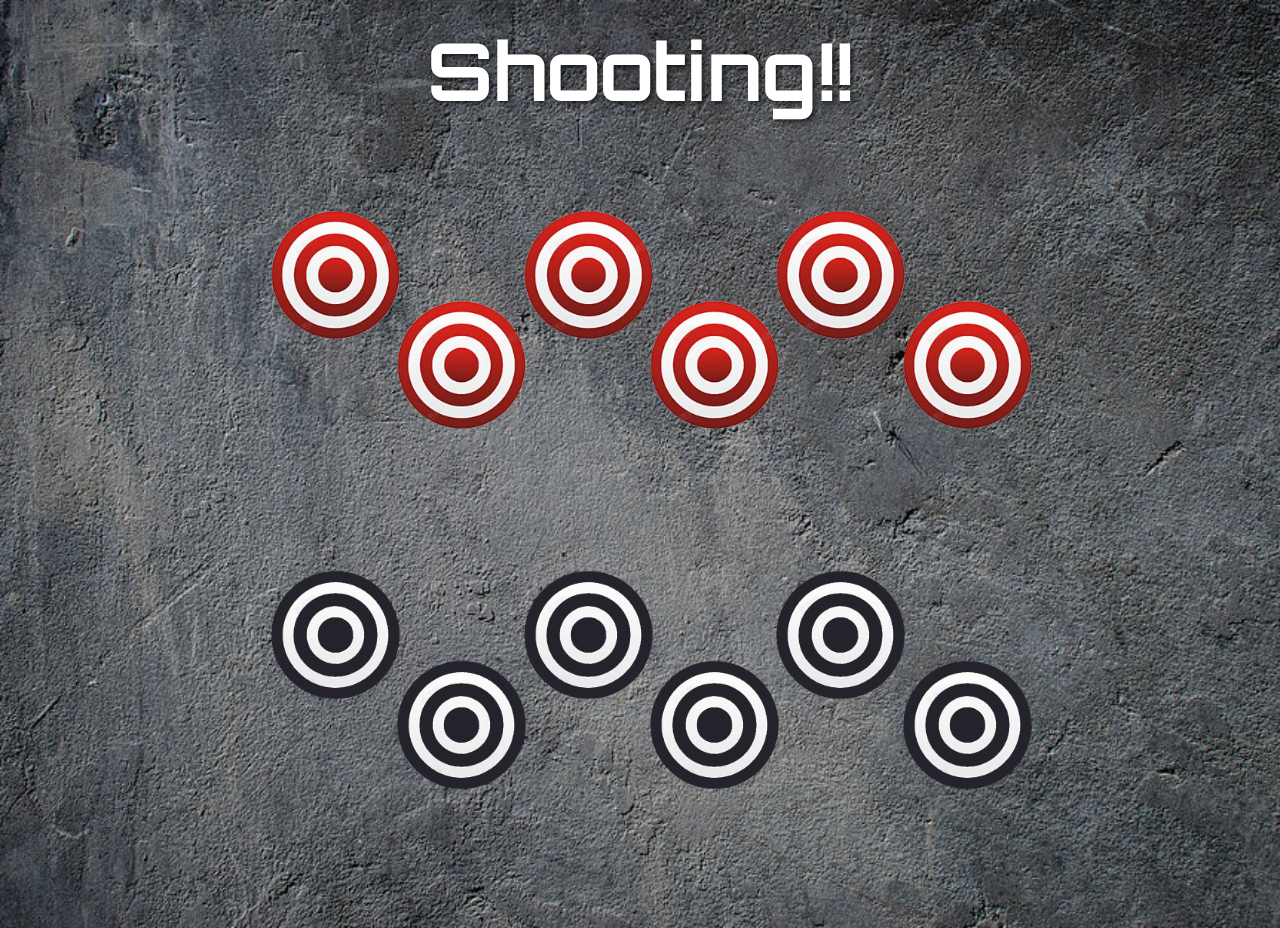
<file: index.html>
<!DOCTYPE html>
<html lang="en">
<head>
    <meta charset="UTF-8">
    <meta name="viewport" content="width=device-width, initial-scale=1.0">
    <title>Document</title>
    <link rel="stylesheet" href="style.css">
    <link href="https://fonts.googleapis.com/css2?family=Orbitron:wght@600&display=swap" rel="stylesheet">
</head>
<body class="body">
    <div class="container1">
        <h1>Shooting!!</h1>
        <div class="target1" onclick="rewardClick1()"><img src="images/target.png" alt="target1"></div>
        <div class="target2" onclick="rewardClick2()"><img src="images/target.png" alt="target2"></div>
        <div class="target3" onclick="rewardClick3()"><img src="images/target.png" alt="target3"></div>
        <div class="target4" onclick="rewardClick4()"><img src="images/target.png" alt="target4"></div>
        <div class="target5" onclick="rewardClick5()"><img src="images/target.png" alt="target5"></div>
        <div class="target6" onclick="rewardClick6()"><img src="images/target.png" alt="target6"></div>
        <div class="target7" onclick="rewardClick7()"><img src="images/targetoff.png" alt="target7"></div>
        <div class="target8" onclick="rewardClick8()"><img src="images/targetoff.png" alt="target8"></div>
        <div class="target9" onclick="rewardClick9()"><img src="images/targetoff.png" alt="target9"></div>
        <div class="target10" onclick="rewardClick10()"><img src="images/targetoff.png" alt="target10"></div>
        <div class="target11" onclick="rewardClick11()"><img src="images/targetoff.png" alt="target11"></div>
        <div class="target12" onclick="rewardClick12()"><img src="images/targetoff.png" alt="target12"></div>
        <!-- Added 12 targets -->
        <div id="goalText">Target!!!</div>
        <!-- Add GOAL text after hitting the target -->
        <audio src="sound/rewardsound.MP3" id="rewardsound"></audio>
        <!-- Added sound effects after hitting the target -->
    </div>
    <script>
            let bgmStarted = false;
        addEventListener("click", function(event){
            const sound = new Audio("sound/gunsound.mp3");
            sound.play();
            // Added shooting sound effects 
            if (bgmStarted == false) {
                const bgm = new Audio("sound/bgm.mp3");
                bgm.play();
                bgm.volume = 0.4;
                bgmStarted = true;
            }
            // Add background music (get idea from google)
        document.body.style.cursor = "url('images/cursorFire.png'), auto";
        setTimeout(() => {
        document.body.style.cursor = "url('images/cursor.png'), auto";
        }, 300)
        })
        // Change mouse style after shooting (get idea from chatGPT)

        function rewardClick1(){
            document.getElementById("goalText").style.display = "block";
            document.getElementById("rewardsound").play();
            setTimeout(() => {
                window.location.href="week1.html";
                document.getElementById("goalText").style.display = "none";
            }, 3000)
        }
        // After shooting, a special sound effect is triggered and the page jumps (the first three targets) (get idea from chatGPT)
        function rewardClick2(){
            document.getElementById("goalText").style.display = "block";
            document.getElementById("rewardsound").play();
            setTimeout(() => {
                window.location.href="week2.html";
                document.getElementById("goalText").style.display = "none";
            }, 3000)
        }
        function rewardClick3(){
            document.getElementById("goalText").style.display = "block";
            document.getElementById("rewardsound").play();
            setTimeout(() => {
                window.location.href="week3.html";
                document.getElementById("goalText").style.display = "none";
            }, 3000)
        }
        function rewardClick4(){
            document.getElementById("goalText").style.display = "block";
            document.getElementById("rewardsound").play();
            setTimeout(() => {
                window.location.href="week4index.html";
                document.getElementById("goalText").style.display = "none";
            }, 3000)
        }
        // After shooting, only special sound effects are triggered, and the page will not jump.
        function rewardClick5(){
            document.getElementById("goalText").style.display = "block";
            document.getElementById("rewardsound").play();
            setTimeout(() => {
                window.location.href="week5index.html";
                document.getElementById("goalText").style.display = "none";
            }, 3000)
        }
        function rewardClick6(){
            document.getElementById("goalText").style.display = "block";
            document.getElementById("rewardsound").play();
            setTimeout(() => {
                window.location.href="week6index.html";
                document.getElementById("goalText").style.display = "none";
            }, 3000)
        }
        function rewardClick7(){
            document.getElementById("goalText").style.display = "block";
            document.getElementById("rewardsound").play();
            setTimeout(() => {
                document.getElementById("goalText").style.display = "none";
            }, 3000)
        }
        function rewardClick8(){
            document.getElementById("goalText").style.display = "block";
            document.getElementById("rewardsound").play();
            setTimeout(() => {
                document.getElementById("goalText").style.display = "none";
            }, 3000)
        }
        function rewardClick9(){
            document.getElementById("goalText").style.display = "block";
            document.getElementById("rewardsound").play();
            setTimeout(() => {
                document.getElementById("goalText").style.display = "none";
            }, 3000)
        }
        function rewardClick10(){
            document.getElementById("goalText").style.display = "block";
            document.getElementById("rewardsound").play();
            setTimeout(() => {
                document.getElementById("goalText").style.display = "none";
            }, 3000)
        }
        function rewardClick11(){
            document.getElementById("goalText").style.display = "block";
            document.getElementById("rewardsound").play();
            setTimeout(() => {
                document.getElementById("goalText").style.display = "none";
            }, 3000)
        }
        function rewardClick12(){
            document.getElementById("goalText").style.display = "block";
            document.getElementById("rewardsound").play();
            setTimeout(() => {
                document.getElementById("goalText").style.display = "none";
            }, 3000)
        }
    </script>
</body>
</html>
</file>
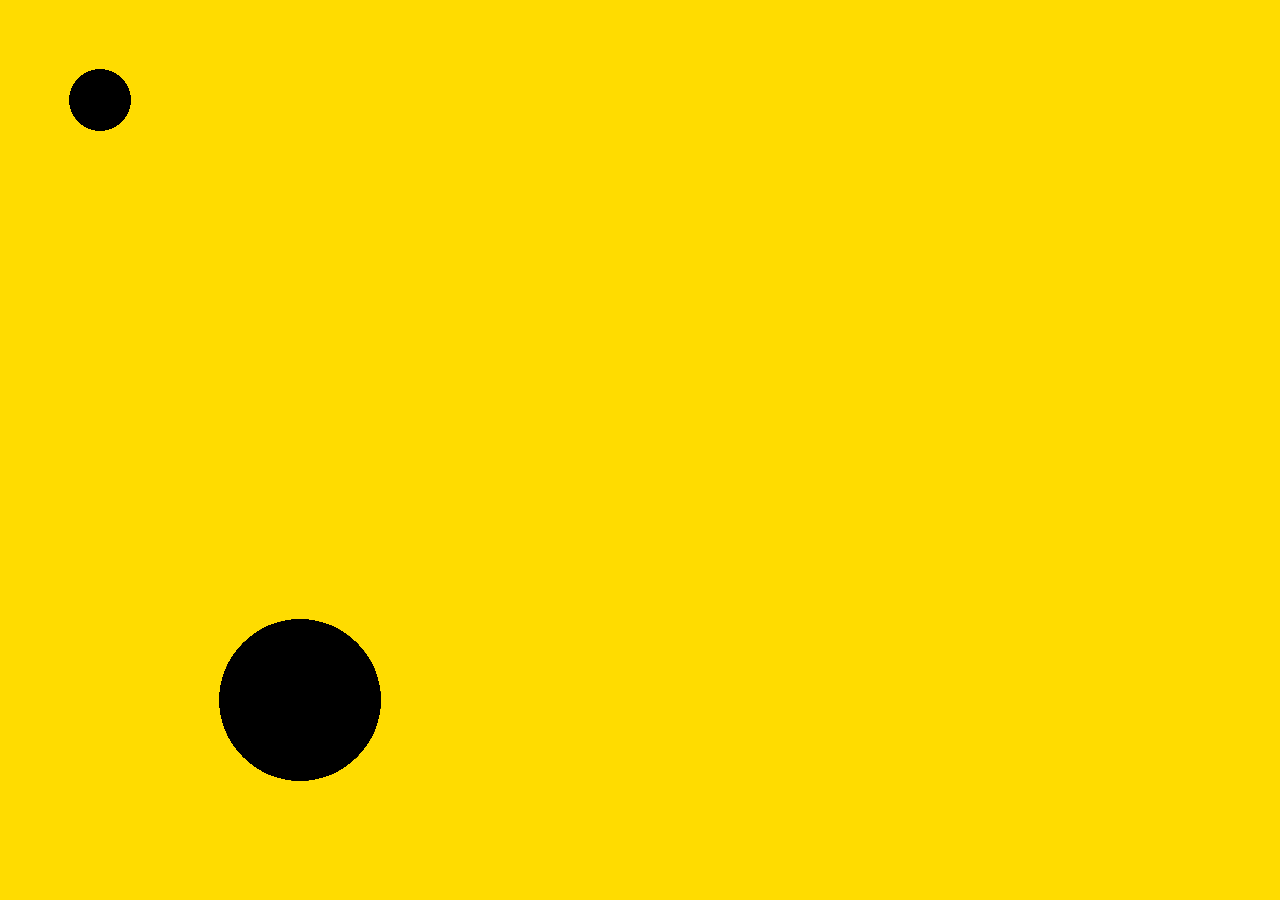
<file: week4work1/index.html>
<!DOCTYPE html>
<html>
<head>
  <meta charset="utf-8">
  <meta name="viewport" content="width=device-width, initial-scale=1.0">

  <!-- PLEASE NO CHANGES BELOW THIS LINE (UNTIL I SAY SO) -->
  <script language="javascript" type="text/javascript" src="libraries/p5.min.js"></script>
  <script language="javascript" type="text/javascript" src="week4work1.js"></script>
  <!-- OK, YOU CAN MAKE CHANGES BELOW THIS LINE AGAIN -->

  <style>
    body {
      padding: 0;
      margin: 0;
    }
  </style>
</head>

<body>
</body>
</html>
</file>
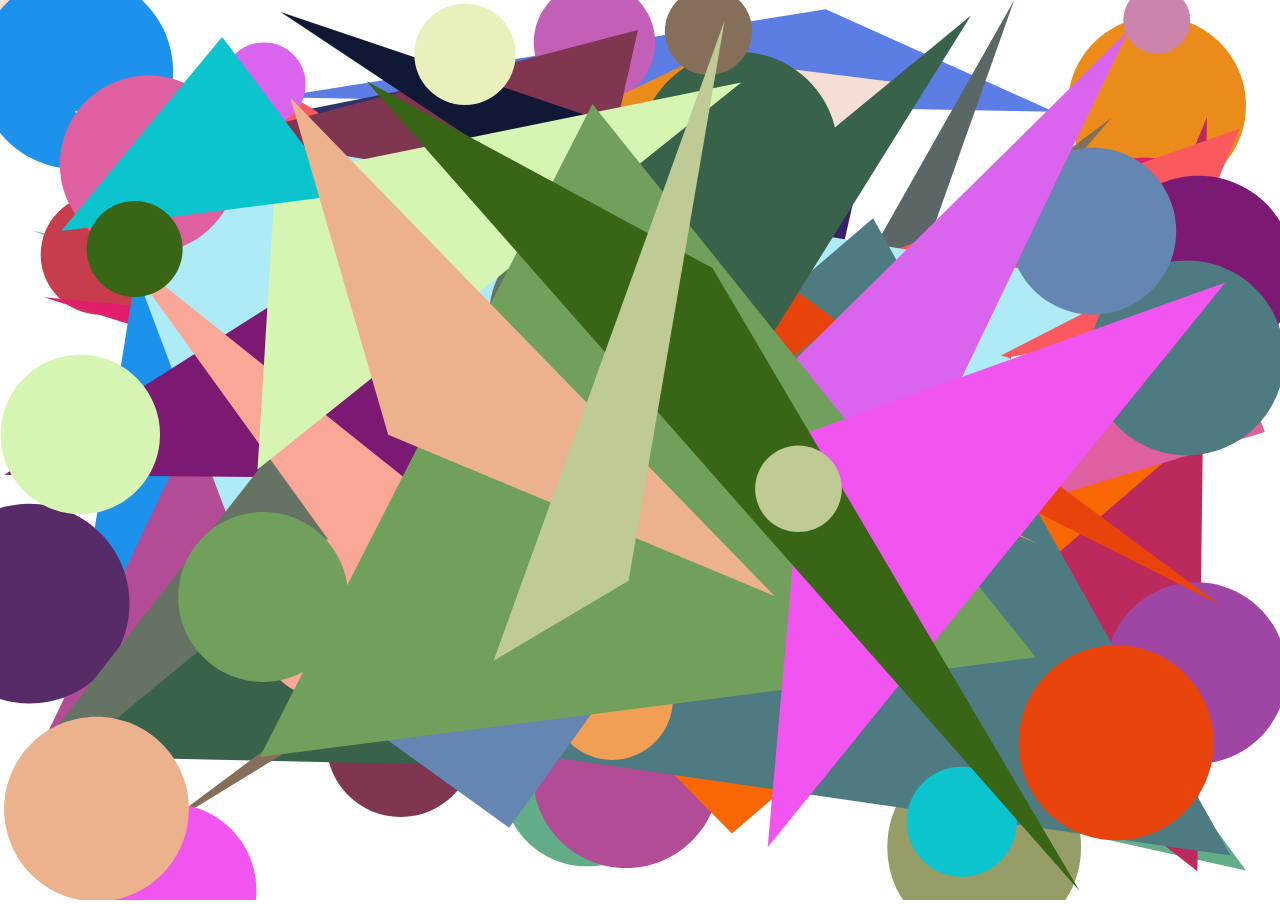
<file: week4work2/index.html>
<!DOCTYPE html>
<html>
<head>
  <meta charset="utf-8">
  <meta name="viewport" content="width=device-width, initial-scale=1.0">

  <!-- PLEASE NO CHANGES BELOW THIS LINE (UNTIL I SAY SO) -->
  <script language="javascript" type="text/javascript" src="libraries/p5.min.js"></script>
  <script language="javascript" type="text/javascript" src="week4work2.js"></script>
  <!-- OK, YOU CAN MAKE CHANGES BELOW THIS LINE AGAIN -->

  <style>
    body {
      padding: 0;
      margin: 0;
    }
  </style>
</head>

<body>
</body>
</html>
</file>
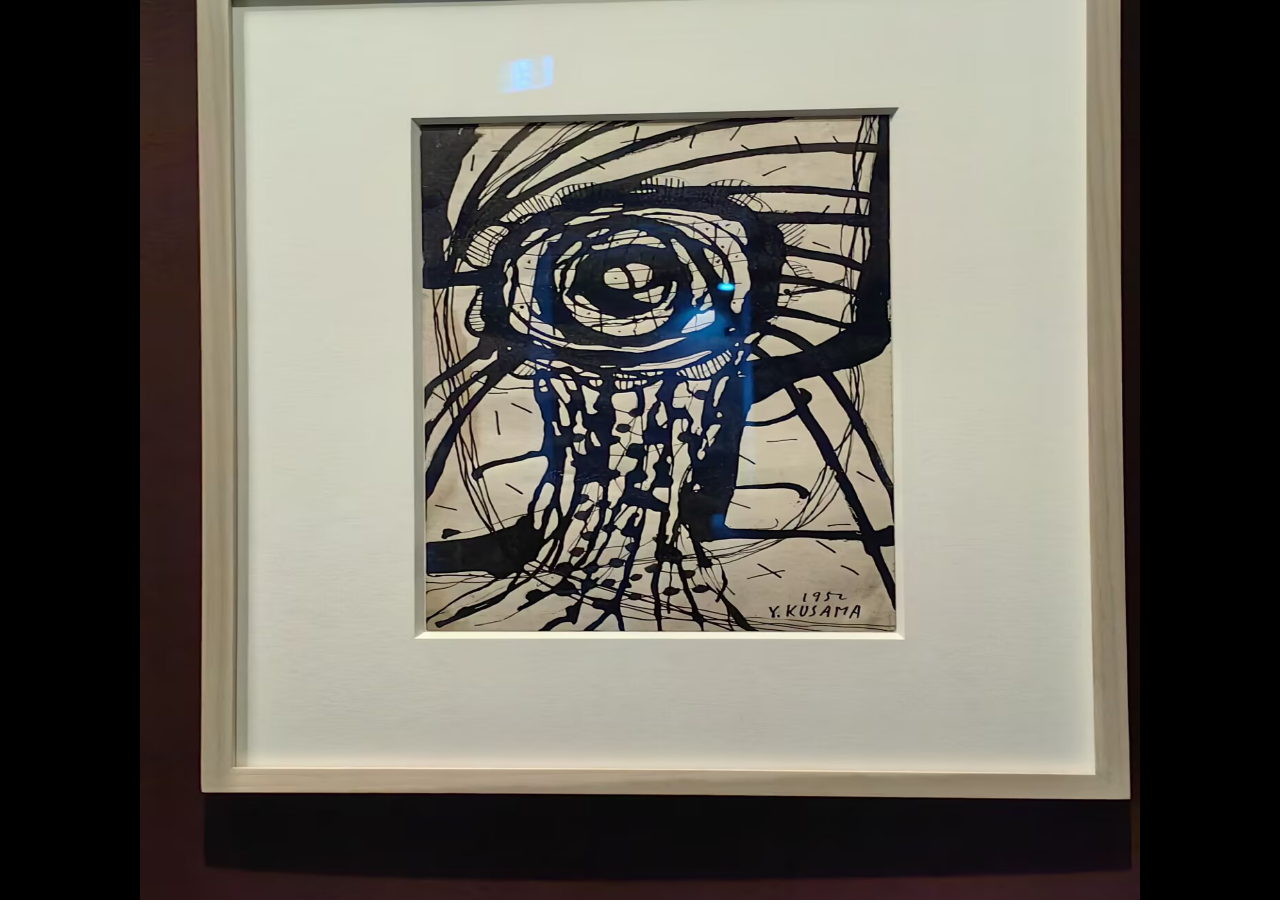
<file: week4work3/index.html>
<!DOCTYPE html>
<html>
<head>
  <meta charset="utf-8">
  <meta name="viewport" content="width=device-width, initial-scale=1.0">

  <!-- PLEASE NO CHANGES BELOW THIS LINE (UNTIL I SAY SO) -->
  <script language="javascript" type="text/javascript" src="libraries/p5.min.js"></script>
  <script language="javascript" type="text/javascript" src="week4work3.js"></script>
  <!-- OK, YOU CAN MAKE CHANGES BELOW THIS LINE AGAIN -->

  <style>
    body {
      padding: 0;
      margin: 0;
    }
  </style>
</head>

<body>
</body>
</html>
</file>
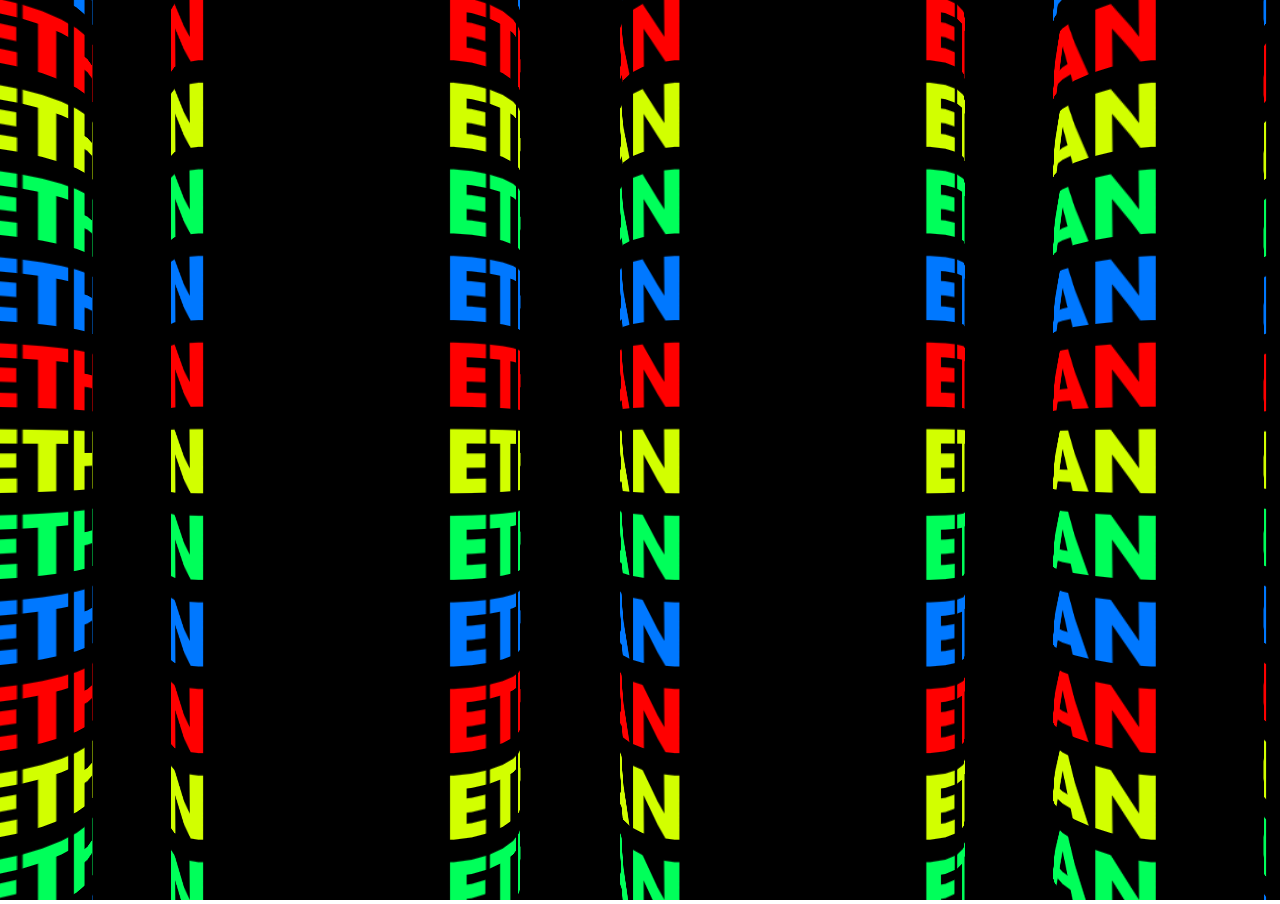
<file: week5-1/index.html>
<!DOCTYPE html>
<html>
<head>
  <meta charset="utf-8">
  <meta name="viewport" content="width=device-width, initial-scale=1.0">

  <script language="javascript" type="text/javascript" src="libraries/p5.min.js"></script>
  <script language="javascript" type="text/javascript" src="mySketch.js"></script>

  <style>
    body {
      padding: 0;
      margin: 0;
    }
  </style>
</head>

<body>
</body>
</html>
</file>
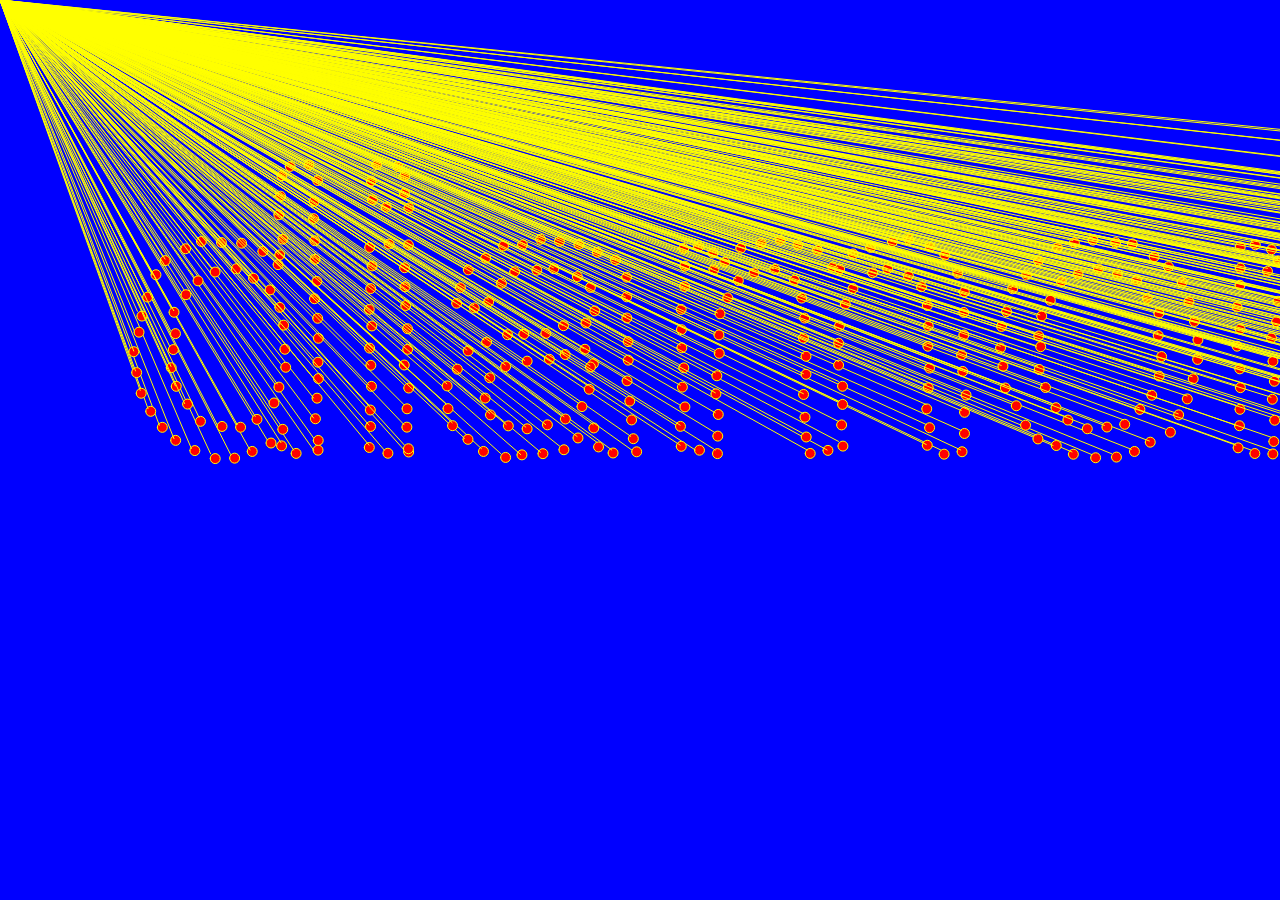
<file: week5work3/index.html>
<!DOCTYPE html>
<html>
<head>
  <meta charset="utf-8">
  <meta name="viewport" content="width=device-width, initial-scale=1.0">

  <!-- PLEASE NO CHANGES BELOW THIS LINE (UNTIL I SAY SO) -->
  <script language="javascript" type="text/javascript" src="libraries/p5.min.js"></script>
  <script language="javascript" type="text/javascript" src="week5work3.js"></script>
  <!-- OK, YOU CAN MAKE CHANGES BELOW THIS LINE AGAIN -->

  <style>
    body {
      padding: 0;
      margin: 0;
    }
  </style>
</head>

<body>
</body>
</html>
</file>
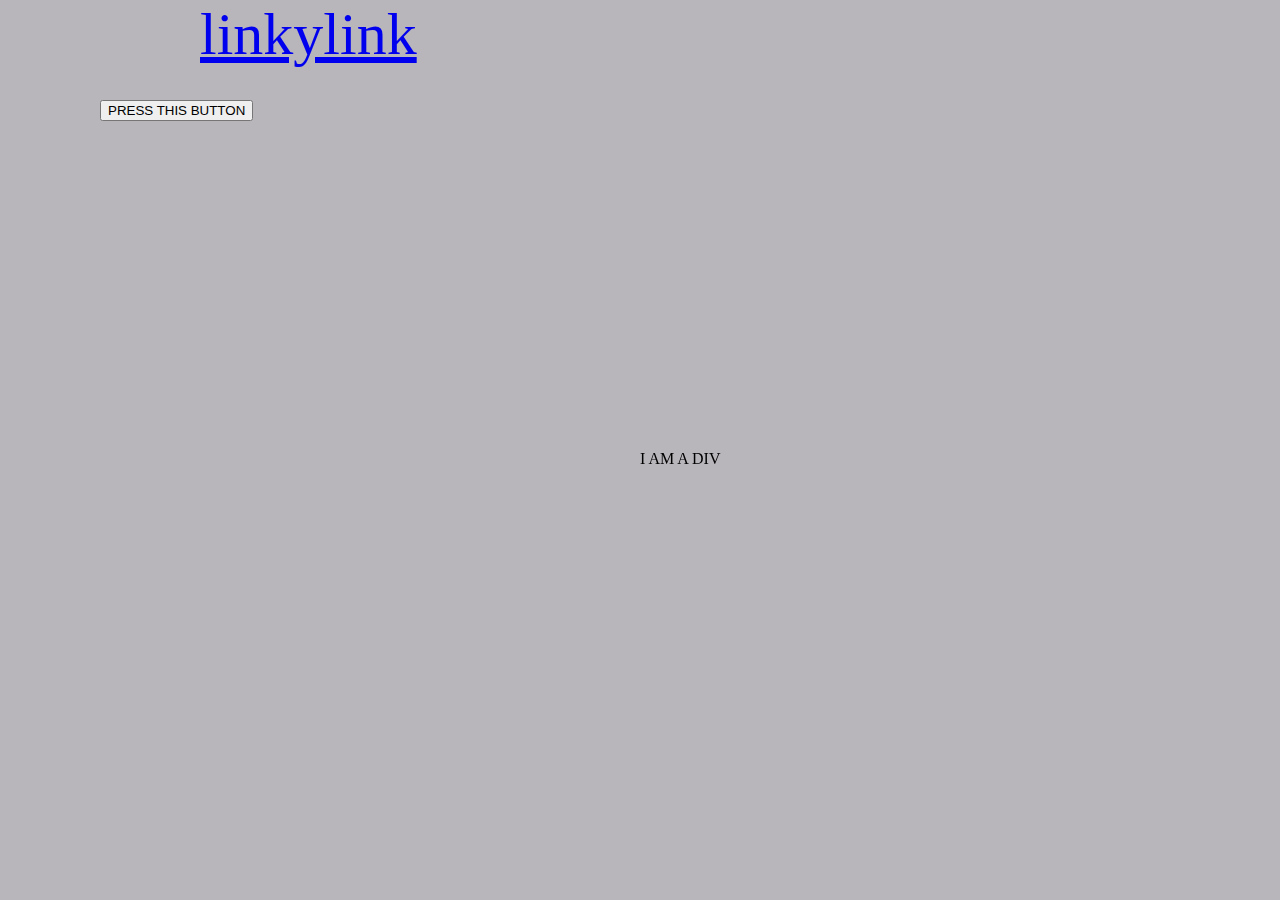
<file: week6work2/index.html>
<!DOCTYPE html>
<html>
<head>
  <meta charset="utf-8">
  <meta name="viewport" content="width=device-width, initial-scale=1.0">

  <!-- PLEASE NO CHANGES BELOW THIS LINE (UNTIL I SAY SO) -->
  <script language="javascript" type="text/javascript" src="libraries/p5.min.js"></script>
  <script language="javascript" type="text/javascript" src="week6work2.js"></script>
  <!-- OK, YOU CAN MAKE CHANGES BELOW THIS LINE AGAIN -->

  <style>
    body {
      padding: 0;
      margin: 0;
    }
    a{font-size:60px;}
  </style>
</head>

<body>
</body>
</html>
</file>
<file: style.css>
.body{
    cursor:url('images/cursor.png'), auto;
}
/* Change the mouse style */

.body{
    background-image: url('images/background.png');
    background-size: cover;
    background-repeat: no-repeat;
}
/* Add a background image */

.index{
    cursor:url('images/cursor.png'), auto;
}

.index{
    background-image: url('images/background1.png');
    background-size: cover;
    background-repeat: no-repeat;
}

.container1{
    position: relative;
    width: 100%;
    height: 100vh;
}
/* Homepage layout */

.container2{
    width: 100%;
    height: 100%;
    display: flex;
}
/* week page layout */

.container3{
    width: 100%;
    height: 100%;
}

h1 {
    font-family: 'Orbitron', sans-serif;
    font-size: 5rem;
    color: #ffffff;
    text-shadow: 2px 2px 5px rgba(0,0,0,0.7);
    text-align: center;
    margin-top: 20px;
}
/* Modify title style */

h2{
    font-family: 'Orbitron', sans-serif;
    font-size: 2.2rem;
    color: #ffffff;
    text-shadow: 5px 5px 7px rgba(0,0,0,0.7);
    text-align: center;
    margin-top: 40px;
}
/* Modify subtitle style */

.target1{
    position: absolute;
    top: 20%;
    left: 20%;
    width: 150px;
    height: 150px; 
}

.target1:hover{
    transform: scale(1.2);
    transition: 0.1s;
}

.target1 img{
    width: 100%;
    height: 100%;
}
/* Each target has the same style but is located in a different position */

.target2{
    position: absolute;
    top: 30%;
    left: 30%;
    width: 150px;
    height: 150px; 
}

.target2:hover{
    transform: scale(1.2);
    transition: 0.1s;
}

.target2 img{
    width: 100%;
    height: 100%;
}

.target3{
    position: absolute;
    top: 20%;
    left: 40%;
    width: 150px;
    height: 150px; 
}

.target3:hover{
    transform: scale(1.2);
    transition: 0.1s;
}

.target3 img{
    width: 100%;
    height: 100%;
}

.target4{
    position: absolute;
    top: 30%;
    left: 50%;
    width: 150px;
    height: 150px; 
}

.target4:hover{
    transform: scale(1.2);
    transition: 0.1s;
}

.target4 img{
    width: 100%;
    height: 100%;
}

.target5{
    position: absolute;
    top: 20%;
    left: 60%;
    width: 150px;
    height: 150px; 
}

.target5:hover{
    transform: scale(1.2);
    transition: 0.1s;
}

.target5 img{
    width: 100%;
    height: 100%;
}

.target6{
    position: absolute;
    top: 30%;
    left: 70%;
    width: 150px;
    height: 150px; 
}

.target6:hover{
    transform: scale(1.2);
    transition: 0.1s;
}

.target6 img{
    width: 100%;
    height: 100%;
}

.target7{
    position: absolute;
    top: 60%;
    left: 20%;
    width: 150px;
    height: 150px; 
}

.target7:hover{
    transform: scale(1.2);
    transition: 0.1s;
}

.target7 img{
    width: 100%;
    height: 100%;
}

.target8{
    position: absolute;
    top: 70%;
    left: 30%;
    width: 150px;
    height: 150px; 
}

.target8:hover{
    transform: scale(1.2);
    transition: 0.1s;
}

.target8 img{
    width: 100%;
    height: 100%;
}

.target9{
    position: absolute;
    top: 60%;
    left: 40%;
    width: 150px;
    height: 150px; 
}

.target9:hover{
    transform: scale(1.2);
    transition: 0.1s;
}

.target9 img{
    width: 100%;
    height: 100%;
}

.target10{
    position: absolute;
    top: 70%;
    left: 50%;
    width: 150px;
    height: 150px; 
}

.target10:hover{
    transform: scale(1.2);
    transition: 0.1s;
}

.target10 img{
    width: 100%;
    height: 100%;
}

.target11{
    position: absolute;
    top: 60%;
    left: 60%;
    width: 150px;
    height: 150px; 
}

.target11:hover{
    transform: scale(1.2);
    transition: 0.1s;
}

.target11 img{
    width: 100%;
    height: 100%;
}

.target12{
    position: absolute;
    top: 70%;
    left: 70%;
    width: 150px;
    height: 150px; 
}

.target12:hover{
    transform: scale(1.2);
    transition: 0.1s;
}

.target12 img{
    width: 100%;
    height: 100%;
}

#goalText{
    display: none;
    font-family: 'Orbitron', sans-serif;
    font-size: 8rem;
    color: red;
    text-shadow: 2px 2px 5px rgba(0,0,0,0.7);
    text-align: center;
    position: fixed;
    top: 38%;
    left: 38%;
}
/* The text style after hitting the target */

.leftContainer{
    width:48%;
}

.rightContainer{
    width: 48%;
}

.leftContainer p{
    font-family: 'Roboto', sans-serif;
    color: #f0f0f0;
    font-size: 1.3rem;
    line-height: 1.6;
    text-shadow: 2px 2px 5px rgba(0,0,0,0.7);
    text-align: center;
}

.rightContainer p{
    font-family: 'Roboto', sans-serif;
    color: #f0f0f0;
    font-size: 1.3rem;
    line-height: 1.6;
    text-shadow: 2px 2px 5px rgba(0,0,0,0.7);
    text-align: center;
}
/* Modify the week page layout */

.week1image1{
    width: 90%;
    height: 55%;
    margin-left:5%;
}

.week1image2{
    width: 90%;
    height: 55%;
    margin-left:5%;
}

.week2image1{
    width: 90%;
    height: 60%;
    margin-left:5%;
}

.week2image2{
    width: 90%;
    height: 60%;
    margin-left:5%;
}

.week3image1{
    width: 90%;
    height: 65%;
    margin-left:5%;
}

.week3image2{
    width: 90%;
    height: 65%;
    margin-left:5%;
}
/* Change the picture style */

.back-button {
    position: fixed;
    top: 40px;
    left: 180px;
    padding: 10px 16px;
    background-color: #3d2e2e;
    color: rgb(243, 241, 241);
    text-decoration: none;
    font-family: 'Roboto', sans-serif;
    font-size: 1rem;
    border-radius: 6px;
    box-shadow: 2px 2px 6px rgba(0, 0, 0, 0.5);
    transition: background-color 0.3s ease;
    z-index: 999;
}

.back-button:hover {
    background-color: #161616;
}

.homepage-button {
    position: fixed;
    top: 40px;
    left: 40px;
    padding: 10px 16px;
    background-color: #3d2e2e;
    color: rgb(243, 241, 241);
    text-decoration: none;
    font-family: 'Roboto', sans-serif;
    font-size: 1rem;
    border-radius: 6px;
    box-shadow: 2px 2px 6px rgba(0, 0, 0, 0.5);
    transition: background-color 0.3s ease;
    z-index: 999;
}

.homepage-button:hover {
    background-color: #161616;
}
#startText{
    display: none;
    font-family: 'Orbitron', sans-serif;
    font-size: 6rem;
    color: rgb(255, 0, 212);
    text-shadow: 2px 2px 5px rgba(0,0,0,0.7);
    text-align: center;
    position: fixed;
    top: 38%;
    left: 32%;
}

.suspect1{
    position: absolute;
    top: 20%;
    left: 20%;
    width: 150px;
    height: 150px; 
}

.suspect1:hover{
    transform: scale(1.2);
    transition: 0.1s;
}

.suspect1 img{
    width: 180%;
    height: 180%;
}
/* Each target has the same style but is located in a different position */

.suspect2{
    position: absolute;
    top: 32%;
    left: 45%;
    width: 150px;
    height: 150px; 
}

.suspect2:hover{
    transform: scale(1.2);
    transition: 0.1s;
}

.suspect2 img{
    width: 180%;
    height: 180%;
}

.suspect3{
    position: absolute;
    top: 60%;
    left: 65%;
    width: 150px;
    height: 150px; 
}

.suspect3:hover{
    transform: scale(1.2);
    transition: 0.1s;
}

.suspect3 img{
    width: 180%;
    height: 180%;
}

.suspect4{
    position: absolute;
    top: 21%;
    left: 76%;
    width: 150px;
    height: 150px; 
}

.suspect4:hover{
    transform: scale(1.2);
    transition: 0.1s;
}

.suspect4 img{
    width: 180%;
    height: 180%;
}

.suspect5{
    position: absolute;
    top: 63%;
    left: 15%;
    width: 150px;
    height: 150px; 
}

.suspect5:hover{
    transform: scale(1.2);
    transition: 0.1s;
}

.suspect5 img{
    width: 180%;
    height: 180%;
}

.suspect6{
    position: absolute;
    top: 70%;
    left: 38%;
    width: 150px;
    height: 150px; 
}

.suspect6:hover{
    transform: scale(1.2);
    transition: 0.1s;
}

.suspect6 img{
    width: 180%;
    height: 180%;
}

.In-class{
    margin-left: 30px;
}
.In-class p{
    font-family: 'Roboto', sans-serif;
    color: #c0d6e4;
    font-size: 2rem;
    line-height: 1.2;
    text-shadow: 2px 2px 5px rgba(0,0,0,0.7);
    margin-top: 100px;
}

.In-class a{
    font-family: 'Roboto', sans-serif;
    color: #aa1c97;
    font-size: 1.5rem;
    text-shadow: 2px 2px 5px rgba(0,0,0,0.7);
}

.hunt{
    display: flex;
    margin-top: 50px;
    margin-left: 30px;
}

.hunt img{
    width: 15%;
    height: 15%;
}

.hunt p{
    font-family: 'Roboto', sans-serif;
    color: #c0d6e4;
    font-size: 1.5rem;
    line-height: 1.5;
    text-shadow: 2px 2px 5px rgba(0,0,0,0.7);
    margin-left: 30px;
    margin-right: 40px;
    margin-top: 50px;
}

.week5hunt2{
    display: flex;
    margin-top: 50px;
    margin-left: 30px;
}

.week5hunt2 img{
    width: 15%;
    height: 15%;
}
.week5hunt2 p{
    font-family: 'Roboto', sans-serif;
    color: #c0d6e4;
    font-size: 5rem;
    line-height: 1.5;
    text-shadow: 2px 2px 5px rgba(0,0,0,0.7);
    margin-left: 30px;
    margin-right: 40px;
    margin-top: 90px;
}

.week6hunt{
    display: flex;
    margin-top: 50px;
    margin-left: 30px;
}

.week6hunt img{
    width: 20%;
    height: 20%;
}

.week6hunt p{
    font-family: 'Roboto', sans-serif;
    color: #c0d6e4;
    font-size: 1.5rem;
    line-height: 1.5;
    text-shadow: 2px 2px 5px rgba(0,0,0,0.7);
    margin-left: 30px;
    margin-right: 40px;
    margin-top: 40px;
}

.feedback{
    margin-top: 100px;
    margin-left: 20px;
}

.feedback p{
    font-family: 'Roboto', sans-serif;
    color: #c0d6e4;
    font-size: 2rem;
    line-height: 1.5;
    text-shadow: 2px 2px 5px rgba(0,0,0,0.7);
    margin-left: 30px;
    margin-right: 80px;
    margin-top: 50px;
}

.feedback img{
    width: 30%;
    height: 30%;
    margin-left: 25px;
}

.inspire{
    display: flex;
    margin-top: 60px;
    margin-left: 30px;
}

.inspire img{
    width: 25%;
    height: 25%;
}

.inspire p{
    font-family: 'Roboto', sans-serif;
    color: #c0d6e4;
    font-size: 1.5rem;
    line-height: 1.8;
    text-shadow: 2px 2px 5px rgba(0,0,0,0.7);
    margin-left: 30px;
    margin-right: 45px;
    margin-top: 50px;
}

.textblock a{
    font-family: 'Roboto', sans-serif;
    color: #aa1c97;
    font-size: 1.5rem;
    text-shadow: 2px 2px 5px rgba(0,0,0,0.7);
    margin-left: 30px;
    margin-top: -15px;
}

.textblock{
    display: flex;
    flex-direction: column;
}

.creative{
    margin-left: 50px;
    margin-right: 30px;
}

.creative img{
    margin-top: -10px;
    width: 38%;
    height: 38%;
}

.creative p{
    font-family: 'Roboto', sans-serif;
    color: #c0d6e4;
    font-size: 1.5rem;
    line-height: 1.5;
    text-shadow: 2px 2px 5px rgba(0,0,0,0.7);
    margin-right: 40px;
    margin-top: 40px;
}

.creative a{
    font-family: 'Roboto', sans-serif;
    color: #aa1c97;
    font-size: 1.5rem;
    text-shadow: 2px 2px 5px rgba(0,0,0,0.7);
}

.indexText{
    font-family: 'Roboto', sans-serif;
    color: #fcfcfc;
    font-size: 1.1rem;
    line-height: 1.8;
    text-align: center;
    margin-left: 0px;
    margin-top: -5px;
    display: flex;
}
</file>
